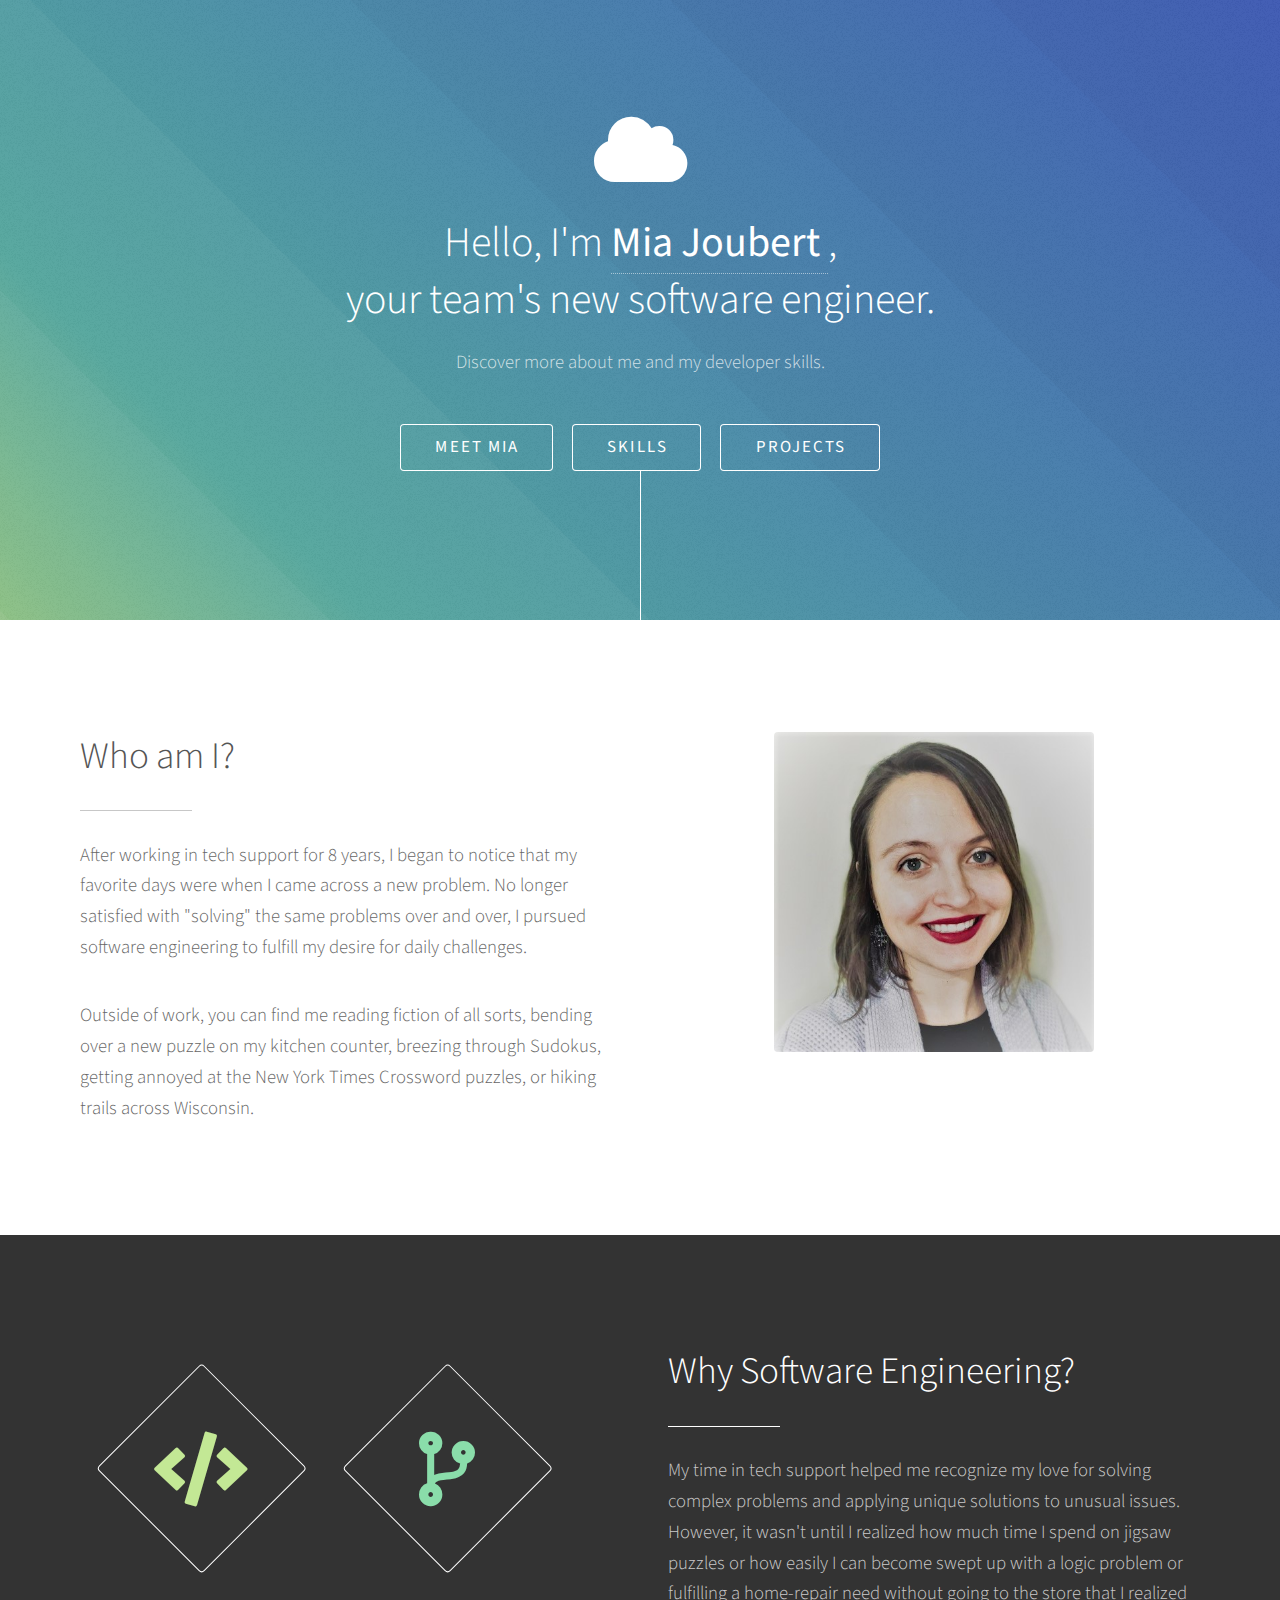
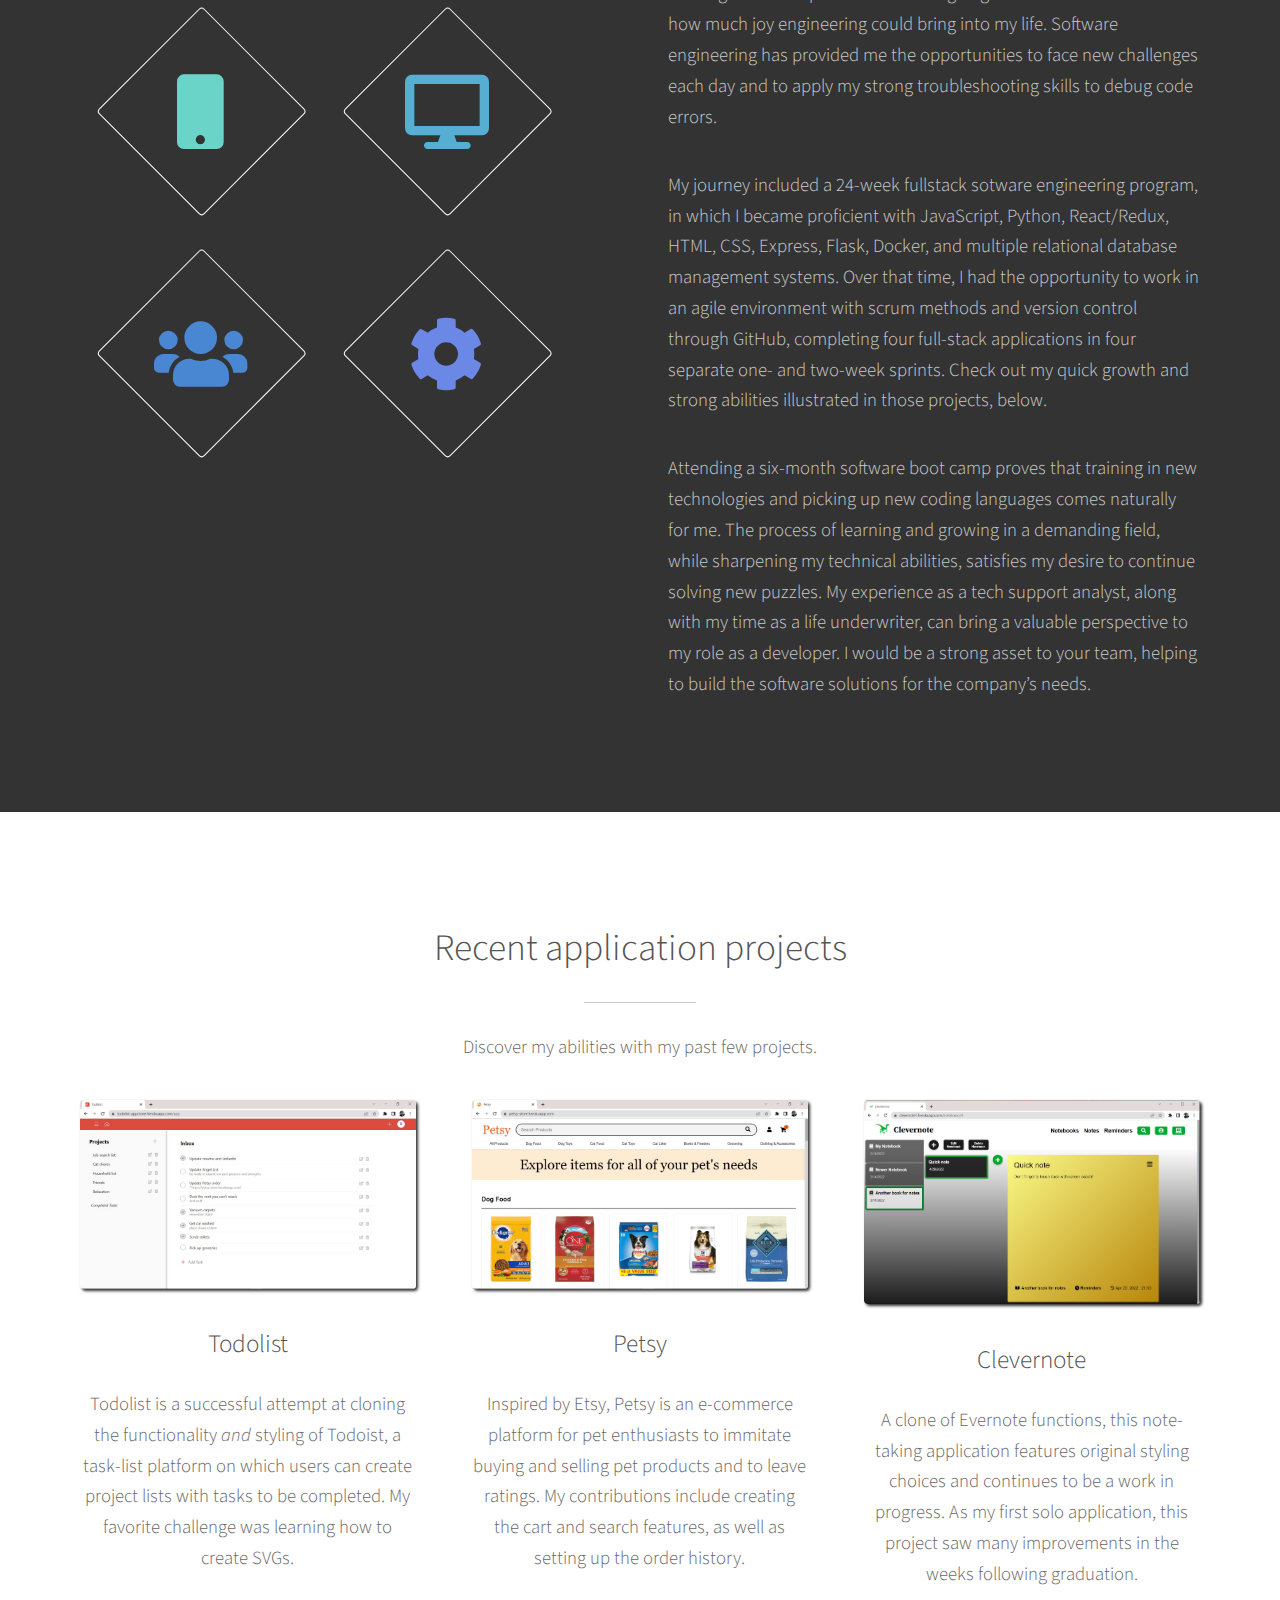
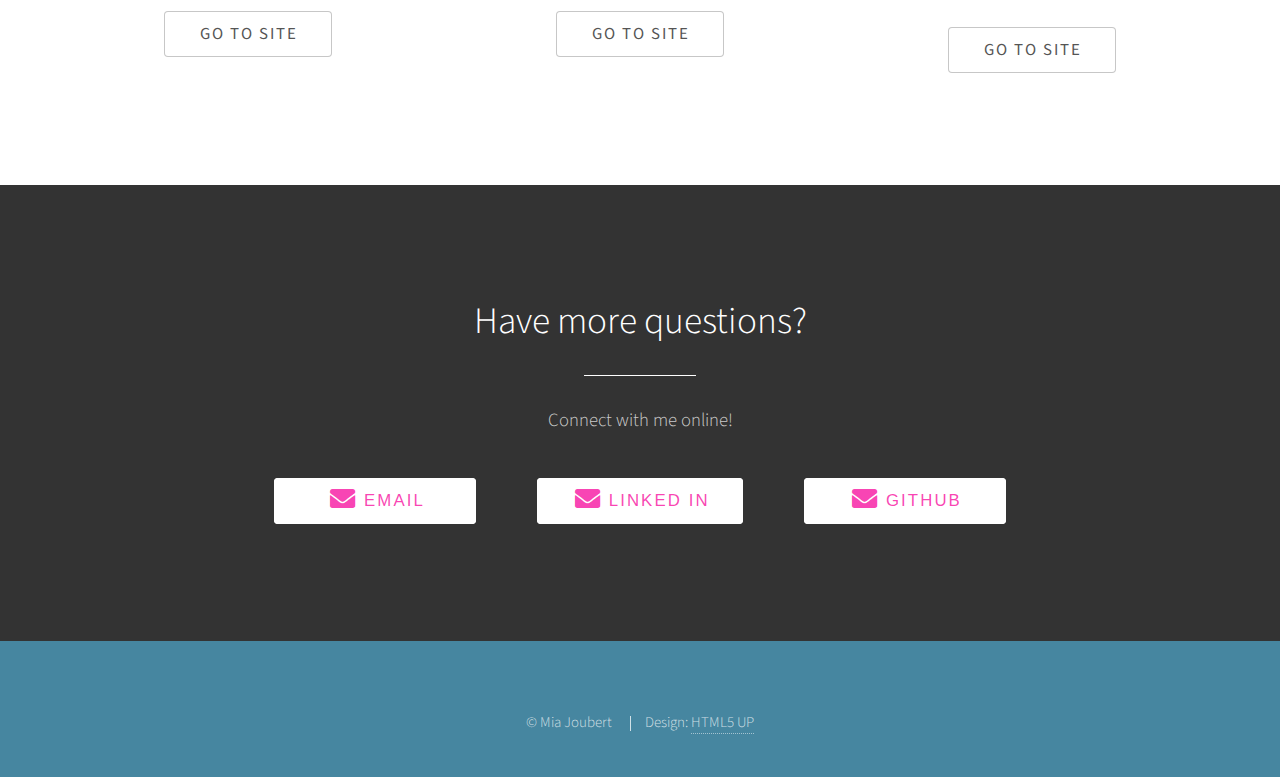
<file: index.html>
<!DOCTYPE HTML>
<html>

<head>
	<title>MJ Portfolio</title>
	<meta charset="utf-8" />
	<meta name="viewport" content="width=device-width, initial-scale=1, user-scalable=no" />
	<link rel="stylesheet" href="assets/css/main.css" />
	<noscript>
		<link rel="stylesheet" href="assets/css/noscript.css" />
	</noscript>
</head>

<body class="is-preload">

	<!-- Header -->
	<section id="header">
		<div class="inner">
			<span class="icon solid major fa-cloud"></span>
			<h1>Hello, I'm
				<a href="https://www.linkedin.com/in/miajoubert" target="_blank" rel="noopener noreferrer">
					<strong>Mia Joubert</strong>
				</a>,<br />
				your team's new software engineer.
				<!-- <a href="https://www.linkedin.com/in/miajoubert" target="_blank" rel="noopener noreferrer">
          LinkedIn
        </a> -->
			</h1>
			<p>Discover more about me and my developer skills.</p>
			<ul class="actions special">
				<li><a href="#one" class="button scrolly">Meet Mia</a></li>
				<li><a href="#two" class="button scrolly">Skills</a></li>
				<li><a href="#three" class="button scrolly">Projects</a></li>
			</ul>
		</div>
	</section>

	<!-- One -->
	<section id="one" class="main style1">
		<div class="container">
			<div class="row gtr-150">
				<div class="col-6 col-12-medium">
					<header class="major">
						<h2>Who am I?</h2>
					</header>
					<p>After working in tech support for 8 years, I began to notice that my favorite days were
						when I came across a new problem. No longer satisfied with "solving" the same problems
						over and over, I pursued software engineering to fulfill my desire for daily challenges.
					</p>
					<p>Outside of work, you can find me reading fiction of all sorts, bending over a new puzzle
						on my kitchen counter, breezing through Sudokus, getting annoyed at the New York Times
						Crossword puzzles, or hiking trails across Wisconsin.
					</p>
				</div>
				<div class="col-6 col-12-medium imp-medium">
					<span class="image profpic-span">
						<img src="images/miaj2.jpg" class="profpic" alt="Mia Joubert's profile photo, in black and white." />
					</span>
				</div>
			</div>
		</div>
	</section>

	<!-- Two -->
	<section id="two" class="main style2">
		<div class="container">
			<div class="row gtr-150">
				<div class="col-6 col-12-medium">
					<ul class="major-icons">
						<li><span class="icon solid style1 major fa-code"></span></li>
						<li><span class="icon solid style2 major fa-code-branch"></span></li>
						<li><span class="icon solid style3 major fa-mobile"></span></li>
						<li><span class="icon solid style4 major fa-desktop"></span></li>
						<li><span class="icon solid style5 major fa-users"></span></li>
						<li><span class="icon solid style6 major fa-cog"></span></li>
					</ul>
				</div>
				<div class="col-6 col-12-medium">
					<header class="major">
						<h2>Why Software Engineering?</h2>
					</header>
					<p>My time in tech support helped me recognize my love for solving complex problems and
						applying unique solutions to unusual issues. However, it wasn't until I realized how
						much time I spend on jigsaw puzzles or how easily I can become swept up with a logic problem or
						fulfilling a home-repair need without going to the store that I realized how much joy
						engineering could bring into my life. Software engineering has provided me the
						opportunities to face new challenges each day and to apply my strong
						troubleshooting skills to debug code errors.
					</p>
					<p>My journey included a 24-week fullstack sotware engineering program, in which I became
						proficient with JavaScript, Python, React/Redux, HTML, CSS, Express, Flask, Docker, and
						multiple relational database management systems. Over that time, I had the opportunity to
						work in an agile environment with scrum methods and version control through GitHub, completing
						four full-stack applications in four separate one- and two-week sprints. Check out my
						quick growth and strong abilities illustrated in those projects, below.
					</p>
					<p>Attending a six-month software boot camp proves that training in new technologies and picking up
						new coding languages comes naturally for me. The process of learning and growing in a
						demanding field, while sharpening my technical abilities, satisfies my desire to continue
						solving new puzzles. My experience as a tech support analyst, along with my time as a life
						underwriter, can bring a valuable perspective to my role as a developer. I would be a strong
						asset to your team, helping to build the software solutions for the company’s needs.
					</p>
				</div>
			</div>
		</div>
	</section>

	<!-- Three -->
	<section id="three" class="main style1 special">
		<div class="container">
			<header class="major">
				<h2>Recent application projects</h2>
			</header>
			<p>Discover my abilities with my past few projects.</p>
			<div class="row gtr-150">
				<div class="col-4 col-12-medium">
					<a href="https://todolist-appclone.herokuapp.com" target="_blank" rel="noopener noreferrer">
						<span class="image fit screenshot">
							<img src="images/ss_todolist.jpg" alt="" />
						</span>
					</a>
					<h3>Todolist</h3>
					<p>Todolist is a successful attempt at cloning the functionality <i>and</i>
						styling of Todoist, a task-list platform on which users can create
						project lists with tasks to be completed. My favorite challenge was learning how to create SVGs.</p>
					<ul class="actions special">
						<li><a href="https://todolist-appclone.herokuapp.com" target="_blank" rel="noopener noreferrer"
								class="button">Go to Site</a></li>
					</ul>
				</div>
				<div class="col-4 col-12-medium">
					<a href="https://petsy-store.herokuapp.com" target="_blank" rel="noopener noreferrer">
						<span class="image fit screenshot">
							<img src="images/ss_petsy.jpg" alt="" />
						</span>
					</a>
					<h3>Petsy</h3>
					<p>Inspired by Etsy, Petsy is an e-commerce platform for pet enthusiasts
						to immitate buying and selling pet products and to leave ratings. My contributions
						include creating the cart and search features, as well as setting up the order
						history.</p>
					<ul class="actions special">
						<li><a href="https://petsy-store.herokuapp.com" target="_blank" rel="noopener noreferrer" class="button">Go
								to Site</a></li>
					</ul>
				</div>
				<div class="col-4 col-12-medium">
					<a href="https://clevernote1.herokuapp.com" target="_blank" rel="noopener noreferrer">
						<span class="image fit screenshot">
							<img src="images/ss_clevernote.jpg" alt="" />
						</span>
					</a>
					<h3>Clevernote</h3>
					<p>A clone of Evernote functions, this note-taking application features original
						styling choices and continues to be a work in progress. As my first solo application,
						this project saw many improvements in the weeks following graduation.</p>
					<ul class="actions special">
						<li><a href="https://clevernote1.herokuapp.com" target="_blank" rel="noopener noreferrer" class="button">Go
								to Site</a></li>
					</ul>
				</div>
			</div>
		</div>
	</section>

	<!-- Four -->
	<section id="four" class="main style2 special">
		<div class="container">
			<header class="major">
				<h2>Have more questions?</h2>
			</header>
			<p>Connect with me online!</p>
			<!-- <ul class="actions special">
				<li><a href="https://linkedin.com/in/miajoubert" target="_blank" rel="noopener noreferrer"
						class="button wide primary">LinkedIn</a></li>
				<li><a href="https://github.com/miajoubert" target="_blank" rel="noopener noreferrer"
						class="button wide">GitHub</a></li>
			</ul> -->
			<ul class="icons">
				<li>
					<a href="mailto:mia.joubert@gmail.com" target="_blank" rel="noopener noreferrer" class="icon-hover">
						<button class="button wide primary">
							<span class="label icon solid alt fa-envelope icon-hover"></span>
							<span class="label" id="icon-text">Email</span>
						</button>
					</a>
				</li>
				<li>
					<a href="https://linkedin.com/in/miajoubert" target="_blank" rel="noopener noreferrer" class="icon-hover">
						<button class="button wide primary">
							<span class="label icon solid alt fa-envelope icon-hover"></span>
							<span id="icon-text">Linked In</span>
						</button>
					</a>
				</li>
				<li>
					<a href="https://github.com/miajoubert" target="_blank" rel="noopener noreferrer" class="icon-hover">
						<button class="button wide primary">
							<span class="label icon solid alt fa-envelope icon-hover"></span>
							<span class="label" id="icon-text">GitHub</span>
						</button>
					</a>
				</li>
				<!-- <li><a href="#" class="icon brands alt icon-hover fa-instagram" target="_blank" rel="noopener noreferrer"><span
							class="label">Instagram</span></a></li> -->
			</ul>
		</div>
	</section>

	<!-- Footer -->
	<section id="footer">
		<ul class="copyright">
			<li>&copy; Mia Joubert</li>
			<li>Design: <a href="http://html5up.net/photon" target="_blank" rel="noopener noreferrer">HTML5 UP</a></li>
		</ul>
	</section>

	<!-- Scripts -->
	<script src="assets/js/jquery.min.js"></script>
	<script src="assets/js/jquery.scrolly.min.js"></script>
	<script src="assets/js/browser.min.js"></script>
	<script src="assets/js/breakpoints.min.js"></script>
	<script src="assets/js/util.js"></script>
	<script src="assets/js/main.js"></script>

</body>

</html>
</file>
<file: assets/css/noscript.css>
/*
	Photon by HTML5 UP
	html5up.net | @ajlkn
	Free for personal and commercial use under the CCA 3.0 license (html5up.net/license)
*/

/* Header */

	body.is-preload #header .inner {
		-moz-transform: none;
		-webkit-transform: none;
		-ms-transform: none;
		transform: none;
		opacity: 1;
	}

		body.is-preload #header .inner .actions {
			-moz-transform: none;
			-webkit-transform: none;
			-ms-transform: none;
			transform: none;
			opacity: 1;
		}

	body.is-preload #header:after {
		opacity: 0;
	}
</file>
<file: assets/css/main.css>
@import url("fontawesome-all.min.css");
@import url("https://fonts.googleapis.com/css?family=Source+Sans+Pro:300,300italic,400,400italic");

/*
	Photon by HTML5 UP
	html5up.net | @ajlkn
	Free for personal and commercial use under the CCA 3.0 license (html5up.net/license)
*/

html,
body,
div,
span,
applet,
object,
iframe,
h1,
h2,
h3,
h4,
h5,
h6,
p,
blockquote,
pre,
a,
abbr,
acronym,
address,
big,
cite,
code,
del,
dfn,
em,
img,
ins,
kbd,
q,
s,
samp,
small,
strike,
strong,
sub,
sup,
tt,
var,
b,
u,
i,
center,
dl,
dt,
dd,
ol,
ul,
li,
fieldset,
form,
label,
legend,
table,
caption,
tbody,
tfoot,
thead,
tr,
th,
td,
article,
aside,
canvas,
details,
embed,
figure,
figcaption,
footer,
header,
hgroup,
menu,
nav,
output,
ruby,
section,
summary,
time,
mark,
audio,
video {
	margin: 0;
	padding: 0;
	border: 0;
	font-size: 100%;
	font: inherit;
	vertical-align: baseline;
}

article,
aside,
details,
figcaption,
figure,
footer,
header,
hgroup,
menu,
nav,
section {
	display: block;
}

body {
	line-height: 1;
}

ol,
ul {
	list-style: none;
}

blockquote,
q {
	quotes: none;
}

blockquote:before,
blockquote:after,
q:before,
q:after {
	content: '';
	content: none;
}

table {
	border-collapse: collapse;
	border-spacing: 0;
}

body {
	-webkit-text-size-adjust: none;
}

mark {
	background-color: transparent;
	color: inherit;
}

input::-moz-focus-inner {
	border: 0;
	padding: 0;
}

input,
select,
textarea {
	-moz-appearance: none;
	-webkit-appearance: none;
	-ms-appearance: none;
	appearance: none;
}

/* Basic */

html {
	box-sizing: border-box;
}

*,
*:before,
*:after {
	box-sizing: inherit;
}

body {
	background: #fff;
}

body.is-preload *,
body.is-preload *:before,
body.is-preload *:after {
	-moz-animation: none !important;
	-webkit-animation: none !important;
	-ms-animation: none !important;
	animation: none !important;
	-moz-transition: none !important;
	-webkit-transition: none !important;
	-ms-transition: none !important;
	transition: none !important;
}

body,
input,
select,
textarea {
	color: #666;
	font-family: "Source Sans Pro", Helvetica, sans-serif;
	font-size: 16pt;
	font-weight: 300;
	line-height: 1.65em;
}

a {
	-moz-transition: color 0.2s ease-in-out, border-color 0.2s ease-in-out;
	-webkit-transition: color 0.2s ease-in-out, border-color 0.2s ease-in-out;
	-ms-transition: color 0.2s ease-in-out, border-color 0.2s ease-in-out;
	transition: color 0.2s ease-in-out, border-color 0.2s ease-in-out;
	border-bottom: dotted 1px #666;
	color: inherit;
	text-decoration: none;
}

a:hover {
	border-bottom-color: transparent !important;
	color: #6bd4c8;
}

strong,
b {
	color: #555;
	font-weight: 400;
}

em,
i {
	font-style: italic;
}

p {
	margin: 0 0 2em 0;
}

h1,
h2,
h3,
h4,
h5,
h6 {
	color: #555;
	line-height: 1em;
	margin: 0 0 1em 0;
}

h1 a,
h2 a,
h3 a,
h4 a,
h5 a,
h6 a {
	color: inherit;
	text-decoration: none;
}

h1 {
	font-size: 2.25em;
	line-height: 1.35em;
}

h2 {
	font-size: 2em;
	line-height: 1.35em;
}

h3 {
	font-size: 1.35em;
	line-height: 1.5em;
}

h4 {
	font-size: 1.25em;
	line-height: 1.5em;
}

h5 {
	font-size: 0.9em;
	line-height: 1.5em;
}

h6 {
	font-size: 0.7em;
	line-height: 1.5em;
}

sub {
	font-size: 0.8em;
	position: relative;
	top: 0.5em;
}

sup {
	font-size: 0.8em;
	position: relative;
	top: -0.5em;
}

hr {
	border: 0;
	border-bottom: solid 1px rgba(144, 144, 144, 0.5);
	margin: 2em 0;
}

hr.major {
	margin: 3em 0;
}

blockquote {
	border-left: solid 4px rgba(144, 144, 144, 0.5);
	font-style: italic;
	margin: 0 0 2em 0;
	padding: 0.5em 0 0.5em 2em;
}

code {
	background: rgba(144, 144, 144, 0.075);
	border-radius: 4px;
	border: solid 1px rgba(144, 144, 144, 0.5);
	font-family: "Courier New", monospace;
	font-size: 0.9em;
	margin: 0 0.25em;
	padding: 0.25em 0.65em;
}

pre {
	-webkit-overflow-scrolling: touch;
	font-family: "Courier New", monospace;
	font-size: 0.9em;
	margin: 0 0 2em 0;
}

pre code {
	display: block;
	line-height: 1.75em;
	padding: 1em 1.5em;
	overflow-x: auto;
}

.align-left {
	text-align: left;
}

.align-center {
	text-align: center;
}

.align-right {
	text-align: right;
}

/* Container */

.container {
	margin: 0 auto;
	max-width: calc(100% - 4em);
	width: 60em;
}

.container.xsmall {
	width: 15em;
}

.container.small {
	width: 30em;
}

.container.medium {
	width: 45em;
}

.container.large {
	width: 75em;
}

.container.xlarge {
	width: 90em;
}

.container.max {
	width: 100%;
}

@media screen and (max-width: 980px) {

	.container {
		max-width: 100% !important;
		width: 100% !important;
	}

}

@media screen and (max-width: 480px) {

	.container {
		max-width: calc(100% - 3em);
	}

}

/* Row */

.row {
	display: flex;
	flex-wrap: wrap;
	box-sizing: border-box;
	align-items: stretch;
}

.row>* {
	box-sizing: border-box;
}

.row.gtr-uniform>*> :last-child {
	margin-bottom: 0;
}

.row.aln-left {
	justify-content: flex-start;
}

.row.aln-center {
	justify-content: center;
}

.row.aln-right {
	justify-content: flex-end;
}

.row.aln-top {
	align-items: flex-start;
}

.row.aln-middle {
	align-items: center;
}

.row.aln-bottom {
	align-items: flex-end;
}

.row>.imp {
	order: -1;
}

.row>.col-1 {
	width: 8.33333%;
}

.row>.off-1 {
	margin-left: 8.33333%;
}

.row>.col-2 {
	width: 16.66667%;
}

.row>.off-2 {
	margin-left: 16.66667%;
}

.row>.col-3 {
	width: 25%;
}

.row>.off-3 {
	margin-left: 25%;
}

.row>.col-4 {
	width: 33.33333%;
}

.row>.off-4 {
	margin-left: 33.33333%;
}

.row>.col-5 {
	width: 41.66667%;
}

.row>.off-5 {
	margin-left: 41.66667%;
}

.row>.col-6 {
	width: 50%;
}

.row>.off-6 {
	margin-left: 50%;
}

.row>.col-7 {
	width: 58.33333%;
}

.row>.off-7 {
	margin-left: 58.33333%;
}

.row>.col-8 {
	width: 66.66667%;
}

.row>.off-8 {
	margin-left: 66.66667%;
}

.row>.col-9 {
	width: 75%;
}

.row>.off-9 {
	margin-left: 75%;
}

.row>.col-10 {
	width: 83.33333%;
}

.row>.off-10 {
	margin-left: 83.33333%;
}

.row>.col-11 {
	width: 91.66667%;
}

.row>.off-11 {
	margin-left: 91.66667%;
}

.row>.col-12 {
	width: 100%;
}

.row>.off-12 {
	margin-left: 100%;
}

.row.gtr-0 {
	margin-top: 0;
	margin-left: 0em;
}

.row.gtr-0>* {
	padding: 0 0 0 0em;
}

.row.gtr-0.gtr-uniform {
	margin-top: 0em;
}

.row.gtr-0.gtr-uniform>* {
	padding-top: 0em;
}

.row.gtr-25 {
	margin-top: 0;
	margin-left: -0.5em;
}

.row.gtr-25>* {
	padding: 0 0 0 0.5em;
}

.row.gtr-25.gtr-uniform {
	margin-top: -0.5em;
}

.row.gtr-25.gtr-uniform>* {
	padding-top: 0.5em;
}

.row.gtr-50 {
	margin-top: 0;
	margin-left: -1em;
}

.row.gtr-50>* {
	padding: 0 0 0 1em;
}

.row.gtr-50.gtr-uniform {
	margin-top: -1em;
}

.row.gtr-50.gtr-uniform>* {
	padding-top: 1em;
}

.row {
	margin-top: 0;
	margin-left: -2em;
}

.row>* {
	padding: 0 0 0 2em;
}

.row.gtr-uniform {
	margin-top: -2em;
}

.row.gtr-uniform>* {
	padding-top: 2em;
}

.row.gtr-150 {
	margin-top: 0;
	margin-left: -3em;
}

.row.gtr-150>* {
	padding: 0 0 0 3em;
}

.row.gtr-150.gtr-uniform {
	margin-top: -3em;
}

.row.gtr-150.gtr-uniform>* {
	padding-top: 3em;
}

.row.gtr-200 {
	margin-top: 0;
	margin-left: -4em;
}

.row.gtr-200>* {
	padding: 0 0 0 4em;
}

.row.gtr-200.gtr-uniform {
	margin-top: -4em;
}

.row.gtr-200.gtr-uniform>* {
	padding-top: 4em;
}

@media screen and (max-width: 1680px) {

	.row {
		display: flex;
		flex-wrap: wrap;
		box-sizing: border-box;
		align-items: stretch;
	}

	.row>* {
		box-sizing: border-box;
	}

	.row.gtr-uniform>*> :last-child {
		margin-bottom: 0;
	}

	.row.aln-left {
		justify-content: flex-start;
	}

	.row.aln-center {
		justify-content: center;
	}

	.row.aln-right {
		justify-content: flex-end;
	}

	.row.aln-top {
		align-items: flex-start;
	}

	.row.aln-middle {
		align-items: center;
	}

	.row.aln-bottom {
		align-items: flex-end;
	}

	.row>.imp-xlarge {
		order: -1;
	}

	.row>.col-1-xlarge {
		width: 8.33333%;
	}

	.row>.off-1-xlarge {
		margin-left: 8.33333%;
	}

	.row>.col-2-xlarge {
		width: 16.66667%;
	}

	.row>.off-2-xlarge {
		margin-left: 16.66667%;
	}

	.row>.col-3-xlarge {
		width: 25%;
	}

	.row>.off-3-xlarge {
		margin-left: 25%;
	}

	.row>.col-4-xlarge {
		width: 33.33333%;
	}

	.row>.off-4-xlarge {
		margin-left: 33.33333%;
	}

	.row>.col-5-xlarge {
		width: 41.66667%;
	}

	.row>.off-5-xlarge {
		margin-left: 41.66667%;
	}

	.row>.col-6-xlarge {
		width: 50%;
	}

	.row>.off-6-xlarge {
		margin-left: 50%;
	}

	.row>.col-7-xlarge {
		width: 58.33333%;
	}

	.row>.off-7-xlarge {
		margin-left: 58.33333%;
	}

	.row>.col-8-xlarge {
		width: 66.66667%;
	}

	.row>.off-8-xlarge {
		margin-left: 66.66667%;
	}

	.row>.col-9-xlarge {
		width: 75%;
	}

	.row>.off-9-xlarge {
		margin-left: 75%;
	}

	.row>.col-10-xlarge {
		width: 83.33333%;
	}

	.row>.off-10-xlarge {
		margin-left: 83.33333%;
	}

	.row>.col-11-xlarge {
		width: 91.66667%;
	}

	.row>.off-11-xlarge {
		margin-left: 91.66667%;
	}

	.row>.col-12-xlarge {
		width: 100%;
	}

	.row>.off-12-xlarge {
		margin-left: 100%;
	}

	.row.gtr-0 {
		margin-top: 0;
		margin-left: 0em;
	}

	.row.gtr-0>* {
		padding: 0 0 0 0em;
	}

	.row.gtr-0.gtr-uniform {
		margin-top: 0em;
	}

	.row.gtr-0.gtr-uniform>* {
		padding-top: 0em;
	}

	.row.gtr-25 {
		margin-top: 0;
		margin-left: -0.5em;
	}

	.row.gtr-25>* {
		padding: 0 0 0 0.5em;
	}

	.row.gtr-25.gtr-uniform {
		margin-top: -0.5em;
	}

	.row.gtr-25.gtr-uniform>* {
		padding-top: 0.5em;
	}

	.row.gtr-50 {
		margin-top: 0;
		margin-left: -1em;
	}

	.row.gtr-50>* {
		padding: 0 0 0 1em;
	}

	.row.gtr-50.gtr-uniform {
		margin-top: -1em;
	}

	.row.gtr-50.gtr-uniform>* {
		padding-top: 1em;
	}

	.row {
		margin-top: 0;
		margin-left: -2em;
	}

	.row>* {
		padding: 0 0 0 2em;
	}

	.row.gtr-uniform {
		margin-top: -2em;
	}

	.row.gtr-uniform>* {
		padding-top: 2em;
	}

	.row.gtr-150 {
		margin-top: 0;
		margin-left: -3em;
	}

	.row.gtr-150>* {
		padding: 0 0 0 3em;
	}

	.row.gtr-150.gtr-uniform {
		margin-top: -3em;
	}

	.row.gtr-150.gtr-uniform>* {
		padding-top: 3em;
	}

	.row.gtr-200 {
		margin-top: 0;
		margin-left: -4em;
	}

	.row.gtr-200>* {
		padding: 0 0 0 4em;
	}

	.row.gtr-200.gtr-uniform {
		margin-top: -4em;
	}

	.row.gtr-200.gtr-uniform>* {
		padding-top: 4em;
	}

}

@media screen and (max-width: 1140px) {

	.row {
		display: flex;
		flex-wrap: wrap;
		box-sizing: border-box;
		align-items: stretch;
	}

	.row>* {
		box-sizing: border-box;
	}

	.row.gtr-uniform>*> :last-child {
		margin-bottom: 0;
	}

	.row.aln-left {
		justify-content: flex-start;
	}

	.row.aln-center {
		justify-content: center;
	}

	.row.aln-right {
		justify-content: flex-end;
	}

	.row.aln-top {
		align-items: flex-start;
	}

	.row.aln-middle {
		align-items: center;
	}

	.row.aln-bottom {
		align-items: flex-end;
	}

	.row>.imp-large {
		order: -1;
	}

	.row>.col-1-large {
		width: 8.33333%;
	}

	.row>.off-1-large {
		margin-left: 8.33333%;
	}

	.row>.col-2-large {
		width: 16.66667%;
	}

	.row>.off-2-large {
		margin-left: 16.66667%;
	}

	.row>.col-3-large {
		width: 25%;
	}

	.row>.off-3-large {
		margin-left: 25%;
	}

	.row>.col-4-large {
		width: 33.33333%;
	}

	.row>.off-4-large {
		margin-left: 33.33333%;
	}

	.row>.col-5-large {
		width: 41.66667%;
	}

	.row>.off-5-large {
		margin-left: 41.66667%;
	}

	.row>.col-6-large {
		width: 50%;
	}

	.row>.off-6-large {
		margin-left: 50%;
	}

	.row>.col-7-large {
		width: 58.33333%;
	}

	.row>.off-7-large {
		margin-left: 58.33333%;
	}

	.row>.col-8-large {
		width: 66.66667%;
	}

	.row>.off-8-large {
		margin-left: 66.66667%;
	}

	.row>.col-9-large {
		width: 75%;
	}

	.row>.off-9-large {
		margin-left: 75%;
	}

	.row>.col-10-large {
		width: 83.33333%;
	}

	.row>.off-10-large {
		margin-left: 83.33333%;
	}

	.row>.col-11-large {
		width: 91.66667%;
	}

	.row>.off-11-large {
		margin-left: 91.66667%;
	}

	.row>.col-12-large {
		width: 100%;
	}

	.row>.off-12-large {
		margin-left: 100%;
	}

	.row.gtr-0 {
		margin-top: 0;
		margin-left: 0em;
	}

	.row.gtr-0>* {
		padding: 0 0 0 0em;
	}

	.row.gtr-0.gtr-uniform {
		margin-top: 0em;
	}

	.row.gtr-0.gtr-uniform>* {
		padding-top: 0em;
	}

	.row.gtr-25 {
		margin-top: 0;
		margin-left: -0.5em;
	}

	.row.gtr-25>* {
		padding: 0 0 0 0.5em;
	}

	.row.gtr-25.gtr-uniform {
		margin-top: -0.5em;
	}

	.row.gtr-25.gtr-uniform>* {
		padding-top: 0.5em;
	}

	.row.gtr-50 {
		margin-top: 0;
		margin-left: -1em;
	}

	.row.gtr-50>* {
		padding: 0 0 0 1em;
	}

	.row.gtr-50.gtr-uniform {
		margin-top: -1em;
	}

	.row.gtr-50.gtr-uniform>* {
		padding-top: 1em;
	}

	.row {
		margin-top: 0;
		margin-left: -2em;
	}

	.row>* {
		padding: 0 0 0 2em;
	}

	.row.gtr-uniform {
		margin-top: -2em;
	}

	.row.gtr-uniform>* {
		padding-top: 2em;
	}

	.row.gtr-150 {
		margin-top: 0;
		margin-left: -3em;
	}

	.row.gtr-150>* {
		padding: 0 0 0 3em;
	}

	.row.gtr-150.gtr-uniform {
		margin-top: -3em;
	}

	.row.gtr-150.gtr-uniform>* {
		padding-top: 3em;
	}

	.row.gtr-200 {
		margin-top: 0;
		margin-left: -4em;
	}

	.row.gtr-200>* {
		padding: 0 0 0 4em;
	}

	.row.gtr-200.gtr-uniform {
		margin-top: -4em;
	}

	.row.gtr-200.gtr-uniform>* {
		padding-top: 4em;
	}

}

@media screen and (max-width: 980px) {

	.row {
		display: flex;
		flex-wrap: wrap;
		box-sizing: border-box;
		align-items: stretch;
	}

	.row>* {
		box-sizing: border-box;
	}

	.row.gtr-uniform>*> :last-child {
		margin-bottom: 0;
	}

	.row.aln-left {
		justify-content: flex-start;
	}

	.row.aln-center {
		justify-content: center;
	}

	.row.aln-right {
		justify-content: flex-end;
	}

	.row.aln-top {
		align-items: flex-start;
	}

	.row.aln-middle {
		align-items: center;
	}

	.row.aln-bottom {
		align-items: flex-end;
	}

	.row>.imp-medium {
		order: -1;
	}

	.row>.col-1-medium {
		width: 8.33333%;
	}

	.row>.off-1-medium {
		margin-left: 8.33333%;
	}

	.row>.col-2-medium {
		width: 16.66667%;
	}

	.row>.off-2-medium {
		margin-left: 16.66667%;
	}

	.row>.col-3-medium {
		width: 25%;
	}

	.row>.off-3-medium {
		margin-left: 25%;
	}

	.row>.col-4-medium {
		width: 33.33333%;
	}

	.row>.off-4-medium {
		margin-left: 33.33333%;
	}

	.row>.col-5-medium {
		width: 41.66667%;
	}

	.row>.off-5-medium {
		margin-left: 41.66667%;
	}

	.row>.col-6-medium {
		width: 50%;
	}

	.row>.off-6-medium {
		margin-left: 50%;
	}

	.row>.col-7-medium {
		width: 58.33333%;
	}

	.row>.off-7-medium {
		margin-left: 58.33333%;
	}

	.row>.col-8-medium {
		width: 66.66667%;
	}

	.row>.off-8-medium {
		margin-left: 66.66667%;
	}

	.row>.col-9-medium {
		width: 75%;
	}

	.row>.off-9-medium {
		margin-left: 75%;
	}

	.row>.col-10-medium {
		width: 83.33333%;
	}

	.row>.off-10-medium {
		margin-left: 83.33333%;
	}

	.row>.col-11-medium {
		width: 91.66667%;
	}

	.row>.off-11-medium {
		margin-left: 91.66667%;
	}

	.row>.col-12-medium {
		width: 100%;
	}

	.row>.off-12-medium {
		margin-left: 100%;
	}

	.row.gtr-0 {
		margin-top: 0;
		margin-left: 0em;
	}

	.row.gtr-0>* {
		padding: 0 0 0 0em;
	}

	.row.gtr-0.gtr-uniform {
		margin-top: 0em;
	}

	.row.gtr-0.gtr-uniform>* {
		padding-top: 0em;
	}

	.row.gtr-25 {
		margin-top: 0;
		margin-left: -0.5em;
	}

	.row.gtr-25>* {
		padding: 0 0 0 0.5em;
	}

	.row.gtr-25.gtr-uniform {
		margin-top: -0.5em;
	}

	.row.gtr-25.gtr-uniform>* {
		padding-top: 0.5em;
	}

	.row.gtr-50 {
		margin-top: 0;
		margin-left: -1em;
	}

	.row.gtr-50>* {
		padding: 0 0 0 1em;
	}

	.row.gtr-50.gtr-uniform {
		margin-top: -1em;
	}

	.row.gtr-50.gtr-uniform>* {
		padding-top: 1em;
	}

	.row {
		margin-top: 0;
		margin-left: -2em;
	}

	.row>* {
		padding: 0 0 0 2em;
	}

	.row.gtr-uniform {
		margin-top: -2em;
	}

	.row.gtr-uniform>* {
		padding-top: 2em;
	}

	.row.gtr-150 {
		margin-top: 0;
		margin-left: -3em;
	}

	.row.gtr-150>* {
		padding: 0 0 0 3em;
	}

	.row.gtr-150.gtr-uniform {
		margin-top: -3em;
	}

	.row.gtr-150.gtr-uniform>* {
		padding-top: 3em;
	}

	.row.gtr-200 {
		margin-top: 0;
		margin-left: -4em;
	}

	.row.gtr-200>* {
		padding: 0 0 0 4em;
	}

	.row.gtr-200.gtr-uniform {
		margin-top: -4em;
	}

	.row.gtr-200.gtr-uniform>* {
		padding-top: 4em;
	}

}

@media screen and (max-width: 736px) {

	.row {
		display: flex;
		flex-wrap: wrap;
		box-sizing: border-box;
		align-items: stretch;
	}

	.row>* {
		box-sizing: border-box;
	}

	.row.gtr-uniform>*> :last-child {
		margin-bottom: 0;
	}

	.row.aln-left {
		justify-content: flex-start;
	}

	.row.aln-center {
		justify-content: center;
	}

	.row.aln-right {
		justify-content: flex-end;
	}

	.row.aln-top {
		align-items: flex-start;
	}

	.row.aln-middle {
		align-items: center;
	}

	.row.aln-bottom {
		align-items: flex-end;
	}

	.row>.imp-small {
		order: -1;
	}

	.row>.col-1-small {
		width: 8.33333%;
	}

	.row>.off-1-small {
		margin-left: 8.33333%;
	}

	.row>.col-2-small {
		width: 16.66667%;
	}

	.row>.off-2-small {
		margin-left: 16.66667%;
	}

	.row>.col-3-small {
		width: 25%;
	}

	.row>.off-3-small {
		margin-left: 25%;
	}

	.row>.col-4-small {
		width: 33.33333%;
	}

	.row>.off-4-small {
		margin-left: 33.33333%;
	}

	.row>.col-5-small {
		width: 41.66667%;
	}

	.row>.off-5-small {
		margin-left: 41.66667%;
	}

	.row>.col-6-small {
		width: 50%;
	}

	.row>.off-6-small {
		margin-left: 50%;
	}

	.row>.col-7-small {
		width: 58.33333%;
	}

	.row>.off-7-small {
		margin-left: 58.33333%;
	}

	.row>.col-8-small {
		width: 66.66667%;
	}

	.row>.off-8-small {
		margin-left: 66.66667%;
	}

	.row>.col-9-small {
		width: 75%;
	}

	.row>.off-9-small {
		margin-left: 75%;
	}

	.row>.col-10-small {
		width: 83.33333%;
	}

	.row>.off-10-small {
		margin-left: 83.33333%;
	}

	.row>.col-11-small {
		width: 91.66667%;
	}

	.row>.off-11-small {
		margin-left: 91.66667%;
	}

	.row>.col-12-small {
		width: 100%;
	}

	.row>.off-12-small {
		margin-left: 100%;
	}

	.row.gtr-0 {
		margin-top: 0;
		margin-left: 0em;
	}

	.row.gtr-0>* {
		padding: 0 0 0 0em;
	}

	.row.gtr-0.gtr-uniform {
		margin-top: 0em;
	}

	.row.gtr-0.gtr-uniform>* {
		padding-top: 0em;
	}

	.row.gtr-25 {
		margin-top: 0;
		margin-left: -0.5em;
	}

	.row.gtr-25>* {
		padding: 0 0 0 0.5em;
	}

	.row.gtr-25.gtr-uniform {
		margin-top: -0.5em;
	}

	.row.gtr-25.gtr-uniform>* {
		padding-top: 0.5em;
	}

	.row.gtr-50 {
		margin-top: 0;
		margin-left: -1em;
	}

	.row.gtr-50>* {
		padding: 0 0 0 1em;
	}

	.row.gtr-50.gtr-uniform {
		margin-top: -1em;
	}

	.row.gtr-50.gtr-uniform>* {
		padding-top: 1em;
	}

	.row {
		margin-top: 0;
		margin-left: -2em;
	}

	.row>* {
		padding: 0 0 0 2em;
	}

	.row.gtr-uniform {
		margin-top: -2em;
	}

	.row.gtr-uniform>* {
		padding-top: 2em;
	}

	.row.gtr-150 {
		margin-top: 0;
		margin-left: -3em;
	}

	.row.gtr-150>* {
		padding: 0 0 0 3em;
	}

	.row.gtr-150.gtr-uniform {
		margin-top: -3em;
	}

	.row.gtr-150.gtr-uniform>* {
		padding-top: 3em;
	}

	.row.gtr-200 {
		margin-top: 0;
		margin-left: -4em;
	}

	.row.gtr-200>* {
		padding: 0 0 0 4em;
	}

	.row.gtr-200.gtr-uniform {
		margin-top: -4em;
	}

	.row.gtr-200.gtr-uniform>* {
		padding-top: 4em;
	}

}

@media screen and (max-width: 480px) {

	.row {
		display: flex;
		flex-wrap: wrap;
		box-sizing: border-box;
		align-items: stretch;
	}

	.row>* {
		box-sizing: border-box;
	}

	.row.gtr-uniform>*> :last-child {
		margin-bottom: 0;
	}

	.row.aln-left {
		justify-content: flex-start;
	}

	.row.aln-center {
		justify-content: center;
	}

	.row.aln-right {
		justify-content: flex-end;
	}

	.row.aln-top {
		align-items: flex-start;
	}

	.row.aln-middle {
		align-items: center;
	}

	.row.aln-bottom {
		align-items: flex-end;
	}

	.row>.imp-xsmall {
		order: -1;
	}

	.row>.col-1-xsmall {
		width: 8.33333%;
	}

	.row>.off-1-xsmall {
		margin-left: 8.33333%;
	}

	.row>.col-2-xsmall {
		width: 16.66667%;
	}

	.row>.off-2-xsmall {
		margin-left: 16.66667%;
	}

	.row>.col-3-xsmall {
		width: 25%;
	}

	.row>.off-3-xsmall {
		margin-left: 25%;
	}

	.row>.col-4-xsmall {
		width: 33.33333%;
	}

	.row>.off-4-xsmall {
		margin-left: 33.33333%;
	}

	.row>.col-5-xsmall {
		width: 41.66667%;
	}

	.row>.off-5-xsmall {
		margin-left: 41.66667%;
	}

	.row>.col-6-xsmall {
		width: 50%;
	}

	.row>.off-6-xsmall {
		margin-left: 50%;
	}

	.row>.col-7-xsmall {
		width: 58.33333%;
	}

	.row>.off-7-xsmall {
		margin-left: 58.33333%;
	}

	.row>.col-8-xsmall {
		width: 66.66667%;
	}

	.row>.off-8-xsmall {
		margin-left: 66.66667%;
	}

	.row>.col-9-xsmall {
		width: 75%;
	}

	.row>.off-9-xsmall {
		margin-left: 75%;
	}

	.row>.col-10-xsmall {
		width: 83.33333%;
	}

	.row>.off-10-xsmall {
		margin-left: 83.33333%;
	}

	.row>.col-11-xsmall {
		width: 91.66667%;
	}

	.row>.off-11-xsmall {
		margin-left: 91.66667%;
	}

	.row>.col-12-xsmall {
		width: 100%;
	}

	.row>.off-12-xsmall {
		margin-left: 100%;
	}

	.row.gtr-0 {
		margin-top: 0;
		margin-left: 0em;
	}

	.row.gtr-0>* {
		padding: 0 0 0 0em;
	}

	.row.gtr-0.gtr-uniform {
		margin-top: 0em;
	}

	.row.gtr-0.gtr-uniform>* {
		padding-top: 0em;
	}

	.row.gtr-25 {
		margin-top: 0;
		margin-left: -0.5em;
	}

	.row.gtr-25>* {
		padding: 0 0 0 0.5em;
	}

	.row.gtr-25.gtr-uniform {
		margin-top: -0.5em;
	}

	.row.gtr-25.gtr-uniform>* {
		padding-top: 0.5em;
	}

	.row.gtr-50 {
		margin-top: 0;
		margin-left: -1em;
	}

	.row.gtr-50>* {
		padding: 0 0 0 1em;
	}

	.row.gtr-50.gtr-uniform {
		margin-top: -1em;
	}

	.row.gtr-50.gtr-uniform>* {
		padding-top: 1em;
	}

	.row {
		margin-top: 0;
		margin-left: -2em;
	}

	.row>* {
		padding: 0 0 0 2em;
	}

	.row.gtr-uniform {
		margin-top: -2em;
	}

	.row.gtr-uniform>* {
		padding-top: 2em;
	}

	.row.gtr-150 {
		margin-top: 0;
		margin-left: -3em;
	}

	.row.gtr-150>* {
		padding: 0 0 0 3em;
	}

	.row.gtr-150.gtr-uniform {
		margin-top: -3em;
	}

	.row.gtr-150.gtr-uniform>* {
		padding-top: 3em;
	}

	.row.gtr-200 {
		margin-top: 0;
		margin-left: -4em;
	}

	.row.gtr-200>* {
		padding: 0 0 0 4em;
	}

	.row.gtr-200.gtr-uniform {
		margin-top: -4em;
	}

	.row.gtr-200.gtr-uniform>* {
		padding-top: 4em;
	}

}

@media screen and (max-width: 320px) {

	.row {
		display: flex;
		flex-wrap: wrap;
		box-sizing: border-box;
		align-items: stretch;
	}

	.row>* {
		box-sizing: border-box;
	}

	.row.gtr-uniform>*> :last-child {
		margin-bottom: 0;
	}

	.row.aln-left {
		justify-content: flex-start;
	}

	.row.aln-center {
		justify-content: center;
	}

	.row.aln-right {
		justify-content: flex-end;
	}

	.row.aln-top {
		align-items: flex-start;
	}

	.row.aln-middle {
		align-items: center;
	}

	.row.aln-bottom {
		align-items: flex-end;
	}

	.row>.imp-xxsmall {
		order: -1;
	}

	.row>.col-1-xxsmall {
		width: 8.33333%;
	}

	.row>.off-1-xxsmall {
		margin-left: 8.33333%;
	}

	.row>.col-2-xxsmall {
		width: 16.66667%;
	}

	.row>.off-2-xxsmall {
		margin-left: 16.66667%;
	}

	.row>.col-3-xxsmall {
		width: 25%;
	}

	.row>.off-3-xxsmall {
		margin-left: 25%;
	}

	.row>.col-4-xxsmall {
		width: 33.33333%;
	}

	.row>.off-4-xxsmall {
		margin-left: 33.33333%;
	}

	.row>.col-5-xxsmall {
		width: 41.66667%;
	}

	.row>.off-5-xxsmall {
		margin-left: 41.66667%;
	}

	.row>.col-6-xxsmall {
		width: 50%;
	}

	.row>.off-6-xxsmall {
		margin-left: 50%;
	}

	.row>.col-7-xxsmall {
		width: 58.33333%;
	}

	.row>.off-7-xxsmall {
		margin-left: 58.33333%;
	}

	.row>.col-8-xxsmall {
		width: 66.66667%;
	}

	.row>.off-8-xxsmall {
		margin-left: 66.66667%;
	}

	.row>.col-9-xxsmall {
		width: 75%;
	}

	.row>.off-9-xxsmall {
		margin-left: 75%;
	}

	.row>.col-10-xxsmall {
		width: 83.33333%;
	}

	.row>.off-10-xxsmall {
		margin-left: 83.33333%;
	}

	.row>.col-11-xxsmall {
		width: 91.66667%;
	}

	.row>.off-11-xxsmall {
		margin-left: 91.66667%;
	}

	.row>.col-12-xxsmall {
		width: 100%;
	}

	.row>.off-12-xxsmall {
		margin-left: 100%;
	}

	.row.gtr-0 {
		margin-top: 0;
		margin-left: 0em;
	}

	.row.gtr-0>* {
		padding: 0 0 0 0em;
	}

	.row.gtr-0.gtr-uniform {
		margin-top: 0em;
	}

	.row.gtr-0.gtr-uniform>* {
		padding-top: 0em;
	}

	.row.gtr-25 {
		margin-top: 0;
		margin-left: -0.5em;
	}

	.row.gtr-25>* {
		padding: 0 0 0 0.5em;
	}

	.row.gtr-25.gtr-uniform {
		margin-top: -0.5em;
	}

	.row.gtr-25.gtr-uniform>* {
		padding-top: 0.5em;
	}

	.row.gtr-50 {
		margin-top: 0;
		margin-left: -1em;
	}

	.row.gtr-50>* {
		padding: 0 0 0 1em;
	}

	.row.gtr-50.gtr-uniform {
		margin-top: -1em;
	}

	.row.gtr-50.gtr-uniform>* {
		padding-top: 1em;
	}

	.row {
		margin-top: 0;
		margin-left: -2em;
	}

	.row>* {
		padding: 0 0 0 2em;
	}

	.row.gtr-uniform {
		margin-top: -2em;
	}

	.row.gtr-uniform>* {
		padding-top: 2em;
	}

	.row.gtr-150 {
		margin-top: 0;
		margin-left: -3em;
	}

	.row.gtr-150>* {
		padding: 0 0 0 3em;
	}

	.row.gtr-150.gtr-uniform {
		margin-top: -3em;
	}

	.row.gtr-150.gtr-uniform>* {
		padding-top: 3em;
	}

	.row.gtr-200 {
		margin-top: 0;
		margin-left: -4em;
	}

	.row.gtr-200>* {
		padding: 0 0 0 4em;
	}

	.row.gtr-200.gtr-uniform {
		margin-top: -4em;
	}

	.row.gtr-200.gtr-uniform>* {
		padding-top: 4em;
	}

}

/* Section/Article */

section.special,
article.special {
	text-align: center;
}

header p {
	color: #999;
	margin: 0 0 1.5em 0;
	position: relative;
}

header h2+p {
	font-size: 1.25em;
	line-height: 1.5em;
	margin-top: -1em;
}

header h3+p {
	font-size: 1.1em;
	line-height: 1.5em;
	margin-top: -0.8em;
}

header h4+p,
header h5+p,
header h6+p {
	font-size: 0.9em;
	line-height: 1.5em;
	margin-top: -0.6em;
}

header.major {
	margin: 0 0 1em 0;
}

header.major:after {
	background: rgba(144, 144, 144, 0.5);
	content: '';
	display: inline-block;
	height: 1px;
	margin-top: 1.5em;
	width: 6em;
}

header.major h2,
header.major h3,
header.major h4,
header.major h5,
header.major h6 {
	margin: 0;
}

header.major p {
	margin: 0.7em 0 0 0;
}

header.special {
	text-align: center;
}

/* Form */

form {
	margin: 0 0 2em 0;
}

label {
	color: #555;
	display: block;
	font-size: 0.9em;
	font-weight: 400;
	margin: 0 0 1em 0;
}

input[type="text"],
input[type="password"],
input[type="email"],
select,
textarea {
	-moz-appearance: none;
	-webkit-appearance: none;
	-ms-appearance: none;
	appearance: none;
	background: rgba(144, 144, 144, 0.075);
	border-radius: 4px;
	border: none;
	border: solid 1px rgba(144, 144, 144, 0.5);
	color: inherit;
	display: block;
	outline: 0;
	padding: 0 1em;
	text-decoration: none;
	width: 100%;
}

input[type="text"]:invalid,
input[type="password"]:invalid,
input[type="email"]:invalid,
select:invalid,
textarea:invalid {
	box-shadow: none;
}

input[type="text"]:focus,
input[type="password"]:focus,
input[type="email"]:focus,
select:focus,
textarea:focus {
	border-color: #6bd4c8;
}

select {
	background-image: url("data:image/svg+xml;charset=utf8,%3Csvg xmlns='http://www.w3.org/2000/svg' width='40' height='40' preserveAspectRatio='none' viewBox='0 0 40 40'%3E%3Cpath d='M9.4,12.3l10.4,10.4l10.4-10.4c0.2-0.2,0.5-0.4,0.9-0.4c0.3,0,0.6,0.1,0.9,0.4l3.3,3.3c0.2,0.2,0.4,0.5,0.4,0.9 c0,0.4-0.1,0.6-0.4,0.9L20.7,31.9c-0.2,0.2-0.5,0.4-0.9,0.4c-0.3,0-0.6-0.1-0.9-0.4L4.3,17.3c-0.2-0.2-0.4-0.5-0.4-0.9 c0-0.4,0.1-0.6,0.4-0.9l3.3-3.3c0.2-0.2,0.5-0.4,0.9-0.4S9.1,12.1,9.4,12.3z' fill='rgba(144, 144, 144, 0.5)' /%3E%3C/svg%3E");
	background-size: 1.25rem;
	background-repeat: no-repeat;
	background-position: calc(100% - 1rem) center;
	height: 2.75em;
	padding-right: 2.75em;
	text-overflow: ellipsis;
}

select option {
	color: #555;
	background: #fff;
}

select:focus::-ms-value {
	background-color: transparent;
}

select::-ms-expand {
	display: none;
}

input[type="text"],
input[type="password"],
input[type="email"],
select {
	height: 2.75em;
}

textarea {
	padding: 0.75em 1em;
}

input[type="checkbox"],
input[type="radio"] {
	-moz-appearance: none;
	-webkit-appearance: none;
	-ms-appearance: none;
	appearance: none;
	display: block;
	float: left;
	margin-right: -2em;
	opacity: 0;
	width: 1em;
	z-index: -1;
}

input[type="checkbox"]+label,
input[type="radio"]+label {
	text-decoration: none;
	color: #666;
	cursor: pointer;
	display: inline-block;
	font-size: 1em;
	font-weight: 300;
	padding-left: 2.4em;
	padding-right: 0.75em;
	position: relative;
}

input[type="checkbox"]+label:before,
input[type="radio"]+label:before {
	-moz-osx-font-smoothing: grayscale;
	-webkit-font-smoothing: antialiased;
	display: inline-block;
	font-style: normal;
	font-variant: normal;
	text-rendering: auto;
	line-height: 1;
	text-transform: none !important;
	font-family: 'Font Awesome 5 Free';
	font-weight: 900;
}

input[type="checkbox"]+label:before,
input[type="radio"]+label:before {
	background: rgba(144, 144, 144, 0.075);
	border-radius: 4px;
	border: solid 1px rgba(144, 144, 144, 0.5);
	content: '';
	display: inline-block;
	font-size: 0.8em;
	height: 2.0625em;
	left: 0;
	line-height: 2.0625em;
	position: absolute;
	text-align: center;
	top: 0;
	width: 2.0625em;
}

input[type="checkbox"]:checked+label:before,
input[type="radio"]:checked+label:before {
	background: #666666;
	border-color: #666666;
	color: #ffffff;
	content: '\f00c';
}

input[type="checkbox"]:focus+label:before,
input[type="radio"]:focus+label:before {
	border-color: #6bd4c8;
}

input[type="checkbox"]+label:before {
	border-radius: 4px;
}

input[type="radio"]+label:before {
	border-radius: 100%;
}

::-webkit-input-placeholder {
	color: #999 !important;
	opacity: 1.0;
}

:-moz-placeholder {
	color: #999 !important;
	opacity: 1.0;
}

::-moz-placeholder {
	color: #999 !important;
	opacity: 1.0;
}

:-ms-input-placeholder {
	color: #999 !important;
	opacity: 1.0;
}

/* Box */

.box {
	border-radius: 4px;
	border: solid 1px rgba(144, 144, 144, 0.5);
	margin-bottom: 2em;
	padding: 1.5em;
}

.box> :last-child,
.box> :last-child> :last-child,
.box> :last-child> :last-child> :last-child {
	margin-bottom: 0;
}

.box.alt {
	border: 0;
	border-radius: 0;
	padding: 0;
}

/* Icon */

.icon {
	text-decoration: none;
	border-bottom: none;
	position: relative;
}

.icon:before {
	-moz-osx-font-smoothing: grayscale;
	-webkit-font-smoothing: antialiased;
	display: inline-block;
	font-style: normal;
	font-variant: normal;
	text-rendering: auto;
	line-height: 1;
	text-transform: none !important;
	font-family: 'Font Awesome 5 Free';
	font-weight: 400;
}

/* .icon>.label {
	display: none;
} */

.icon:before {
	line-height: inherit;
}

.icon.solid:before {
	font-weight: 900 !important;
}

.icon.brands:before {
	font-family: 'Font Awesome 5 Brands';
}

.icon.style1:before {
	color: #c3e895;
}

.icon.style2:before {
	color: #8addaa;
}

.icon.style3:before {
	color: #6bd4c8;
}

.icon.style4:before {
	color: #57aed3;
}

.icon.style5:before {
	color: #4a87d3;
}

.icon.style6:before {
	color: #6b88e6;
}

.icon.major {
	text-decoration: none;
	color: #555;
	cursor: default;
	display: inline-block;
	margin: 0 0 1.5em 0;
}

.icon.major:before {
	-moz-osx-font-smoothing: grayscale;
	-webkit-font-smoothing: antialiased;
	display: inline-block;
	font-style: normal;
	font-variant: normal;
	text-rendering: auto;
	line-height: 1;
	text-transform: none !important;
	font-family: 'Font Awesome 5 Free';
	font-weight: 400;
}

.icon.major:before {
	font-size: 4em;
	line-height: 1em;
}

/* Image */

.image {
	border-radius: 4px;
	border: 0;
	display: inline-block;
	position: relative;
}

.image img {
	border-radius: 4px;
	display: block;
}

.image.left {
	float: left;
	padding: 0 1.5em 1em 0;
	top: 0.25em;
}

.image.right {
	float: right;
	padding: 0 0 1em 1.5em;
	top: 0.25em;
}

.image.left,
.image.right {
	max-width: 40%;
}

/* .image.left img,
.image.right img {
	width: 100%;
} */

.image.fit {
	display: block;
	margin: 0 0 2em 0;
	width: 100%;
}

.image.fit img {
	width: 100%;
}

/* List */

ol {
	list-style: decimal;
	margin: 0 0 2em 0;
	padding-left: 1.25em;
}

ol li {
	padding-left: 0.25em;
}

ul {
	list-style: disc;
	margin: 0 0 2em 0;
	padding-left: 1em;
}

ul li {
	padding-left: 0.5em;
}

ul.alt {
	list-style: none;
	padding-left: 0;
}

ul.alt li {
	border-top: solid 1px rgba(144, 144, 144, 0.5);
	padding: 0.5em 0;
}

ul.alt li:first-child {
	border-top: 0;
	padding-top: 0;
}

dl {
	margin: 0 0 2em 0;
}

/* Actions */

ul.actions {
	display: -moz-flex;
	display: -webkit-flex;
	display: -ms-flex;
	display: flex;
	cursor: default;
	list-style: none;
	margin-left: -1em;
	padding-left: 0;
}

ul.actions li {
	padding: 0 0 0 1em;
	vertical-align: middle;
}

ul.actions.special {
	-moz-justify-content: center;
	-webkit-justify-content: center;
	-ms-justify-content: center;
	justify-content: center;
	width: 100%;
	margin-left: 0;
}

ul.actions.special li:first-child {
	padding-left: 0;
}

ul.actions.stacked {
	-moz-flex-direction: column;
	-webkit-flex-direction: column;
	-ms-flex-direction: column;
	flex-direction: column;
	margin-left: 0;
}

ul.actions.stacked li {
	padding: 1.3em 0 0 0;
}

ul.actions.stacked li:first-child {
	padding-top: 0;
}

ul.actions.fit {
	width: calc(100% + 1em);
}

ul.actions.fit li {
	-moz-flex-grow: 1;
	-webkit-flex-grow: 1;
	-ms-flex-grow: 1;
	flex-grow: 1;
	-moz-flex-shrink: 1;
	-webkit-flex-shrink: 1;
	-ms-flex-shrink: 1;
	flex-shrink: 1;
	width: 100%;
}

ul.actions.fit li>* {
	width: 100%;
}

ul.actions.fit.stacked {
	width: 100%;
}

@media screen and (max-width: 480px) {

	ul.actions:not(.fixed) {
		-moz-flex-direction: column;
		-webkit-flex-direction: column;
		-ms-flex-direction: column;
		flex-direction: column;
		margin-left: 0;
		width: 100% !important;
	}

	ul.actions:not(.fixed) li {
		-moz-flex-grow: 1;
		-webkit-flex-grow: 1;
		-ms-flex-grow: 1;
		flex-grow: 1;
		-moz-flex-shrink: 1;
		-webkit-flex-shrink: 1;
		-ms-flex-shrink: 1;
		flex-shrink: 1;
		padding: 1em 0 0 0;
		text-align: center;
		width: 100%;
	}

	ul.actions:not(.fixed) li>* {
		width: 100%;
	}

	ul.actions:not(.fixed) li:first-child {
		padding-top: 0;
	}

	ul.actions:not(.fixed) li input[type="submit"],
	ul.actions:not(.fixed) li input[type="reset"],
	ul.actions:not(.fixed) li input[type="button"],
	ul.actions:not(.fixed) li button,
	ul.actions:not(.fixed) li .button {
		width: 100%;
	}

	ul.actions:not(.fixed) li input[type="submit"].icon:before,
	ul.actions:not(.fixed) li input[type="reset"].icon:before,
	ul.actions:not(.fixed) li input[type="button"].icon:before,
	ul.actions:not(.fixed) li button.icon:before,
	ul.actions:not(.fixed) li .button.icon:before {
		margin-left: -0.5em;
	}

}

/* Icons */

ul.icons {
	cursor: default;
	list-style: none;
	padding-left: 0;
	text-align: center;
}

ul.icons li {
	display: inline-block;
	padding: 0 1.25em 0 1.25em;
	margin: 5px;
}

/* ul.icons li:last-child {
	padding-right: 0;
} */

ul.icons li .icon:before {
	font-size: 1.5em;
}

/* Major Icons */

ul.major-icons {
	list-style: none;
	padding-left: 0;
}

ul.major-icons li {
	display: inline-block;
	padding: 2.5em;
	text-align: center;
}

ul.major-icons li .icon {
	-moz-transform: rotate(45deg);
	-webkit-transform: rotate(45deg);
	-ms-transform: rotate(45deg);
	transform: rotate(45deg);
	border-radius: 4px;
	border: solid 1px rgba(144, 144, 144, 0.5);
	display: inline-block;
	height: 8em;
	line-height: 8em;
	margin: 0;
	text-align: center;
	width: 8em;
}

ul.major-icons li .icon:before {
	-moz-transform: rotate(-45deg);
	-webkit-transform: rotate(-45deg);
	-ms-transform: rotate(-45deg);
	transform: rotate(-45deg);
	display: inline-block;
	line-height: inherit;
}

/* Table */

.table-wrapper {
	-webkit-overflow-scrolling: touch;
	overflow-x: auto;
}

table {
	margin: 0 0 2em 0;
	width: 100%;
}

table tbody tr {
	border-left: 0;
	border-right: 0;
}

table tbody tr:nth-child(2n + 1) {
	background-color: rgba(144, 144, 144, 0.075);
}

table td {
	padding: 0.75em 0.75em;
}

table th {
	color: #555;
	font-size: 0.9em;
	font-weight: 400;
	padding: 0 0.75em 0.75em 0.75em;
	text-align: left;
}

table thead {
	border-bottom: solid 1px rgba(144, 144, 144, 0.5);
}

table tfoot {
	border-top: solid 1px rgba(144, 144, 144, 0.5);
}

table.alt {
	border-collapse: separate;
}

table.alt tbody tr td {
	border: solid 1px rgba(144, 144, 144, 0.5);
	border-left-width: 0;
	border-top-width: 0;
}

table.alt tbody tr td:first-child {
	border-left-width: 1px;
}

table.alt tbody tr:first-child td {
	border-top-width: 1px;
}

table.alt thead {
	border-bottom: 0;
}

table.alt tfoot {
	border-top: 0;
}

/* Button */

input[type="submit"],
input[type="reset"],
input[type="button"],
button,
.button {
	-moz-appearance: none;
	-webkit-appearance: none;
	-ms-appearance: none;
	appearance: none;
	-moz-transition: background-color 0.2s ease-in-out, color 0.2s ease-in-out;
	-webkit-transition: background-color 0.2s ease-in-out, color 0.2s ease-in-out;
	-ms-transition: background-color 0.2s ease-in-out, color 0.2s ease-in-out;
	transition: background-color 0.2s ease-in-out, color 0.2s ease-in-out;
	background-color: transparent;
	border-radius: 4px;
	border: 0;
	box-shadow: inset 0 0 0 1px rgba(144, 144, 144, 0.5);
	color: #555 !important;
	cursor: pointer;
	display: inline-block;
	font-size: 0.9em;
	font-weight: 400;
	height: 2.75em;
	letter-spacing: 0.125em;
	line-height: 2.75em;
	padding: 0 2em;
	text-align: center;
	text-decoration: none;
	text-indent: 0.125em;
	text-transform: uppercase;
	white-space: nowrap;
}

input[type="submit"]:hover,
input[type="reset"]:hover,
input[type="button"]:hover,
button:hover,
.button:hover {
	background-color: rgba(144, 144, 144, 0.075);
}

input[type="submit"]:active,
input[type="reset"]:active,
input[type="button"]:active,
button:active,
.button:active {
	background-color: rgba(144, 144, 144, 0.2);
}

input[type="submit"].icon:before,
input[type="reset"].icon:before,
input[type="button"].icon:before,
button.icon:before,
.button.icon:before {
	margin-right: 0.5em;
}

input[type="submit"].fit,
input[type="reset"].fit,
input[type="button"].fit,
button.fit,
.button.fit {
	width: 100%;
}

input[type="submit"].small,
input[type="reset"].small,
input[type="button"].small,
button.small,
.button.small {
	font-size: 0.7em;
}

input[type="submit"].large,
input[type="reset"].large,
input[type="button"].large,
button.large,
.button.large {
	font-size: 1.25em;
}

input[type="submit"].wide,
input[type="reset"].wide,
input[type="button"].wide,
button.wide,
.button.wide {
	min-width: 12em;
}

input[type="submit"].primary,
input[type="reset"].primary,
input[type="button"].primary,
button.primary,
.button.primary {
	background-color: #555;
	box-shadow: none !important;
	color: #fff !important;
	display: flex;
	flex-direction: row;
	justify-content: center;
	align-items: center;
}

input[type="submit"].primary:hover,
input[type="reset"].primary:hover,
input[type="button"].primary:hover,
button.primary:hover,
.button.primary:hover {
	background-color: #626262;
}

.button.primary:hover>span,
.button.primary:hover>#icon-text {
	color: #fff;
}

input[type="submit"].primary:active,
input[type="reset"].primary:active,
input[type="button"].primary:active,
button.primary:active,
.button.primary:active {
	background-color: #484848;
}

input[type="submit"].disabled,
input[type="submit"]:disabled,
input[type="reset"].disabled,
input[type="reset"]:disabled,
input[type="button"].disabled,
input[type="button"]:disabled,
button.disabled,
button:disabled,
.button.disabled,
.button:disabled {
	cursor: default;
	opacity: 0.25;
}

/* Main */

.main {
	padding: 6em 0 4em 0;
}

.main.style1 {
	background: #fff;
}

.main.style2 {
	background-color: #333;
	color: rgba(255, 255, 255, 0.75);
	background-attachment: fixed, fixed;
	background-image: url("images/overlay1.png"), url("../../images/header.jpg");
	background-size: auto, cover;
}

.main.style2 a {
	border-bottom-color: rgba(255, 255, 255, 0.5);
}

.main.style2 a:hover {
	color: #ffffff;
}

.main.style2 h1,
.main.style2 h2,
.main.style2 h3,
.main.style2 h4,
.main.style2 h5,
.main.style2 h6,
.main.style2 strong,
.main.style2 b {
	color: #ffffff;
}

.main.style2 header p {
	color: #ffffff;
}

.main.style2 header.major:after {
	background: #ffffff;
}

.main.style2 input[type="submit"],
.main.style2 input[type="reset"],
.main.style2 input[type="button"],
.main.style2 button,
.main.style2 .button {
	box-shadow: inset 0 0 0 1px #ffffff;
	color: #ffffff !important;
}

.main.style2 input[type="submit"]:hover,
.main.style2 input[type="reset"]:hover,
.main.style2 input[type="button"]:hover,
.main.style2 button:hover,
.main.style2 .button:hover {
	background-color: rgba(255, 255, 255, 0.125);
}

.main.style2 input[type="submit"]:active,
.main.style2 input[type="reset"]:active,
.main.style2 input[type="button"]:active,
.main.style2 button:active,
.main.style2 .button:active {
	background-color: rgba(255, 255, 255, 0.25);
}

.main.style2 input[type="submit"].primary,
.main.style2 input[type="reset"].primary,
.main.style2 input[type="button"].primary,
.main.style2 button.primary,
.main.style2 .button.primary {
	background-color: #ffffff;
	box-shadow: inset 0 0 0 1px #ffffff !important;
	color: #333 !important;
}

.main.style2 input[type="submit"].primary:hover,
.main.style2 input[type="reset"].primary:hover,
.main.style2 input[type="button"].primary:hover,
.main.style2 button.primary:hover,
.main.style2 .button.primary:hover {
	background-color: rgba(255, 255, 255, 0.125) !important;
	color: #ffffff !important;
}

.main.style2 input[type="submit"].primary:active,
.main.style2 input[type="reset"].primary:active,
.main.style2 input[type="button"].primary:active,
.main.style2 button.primary:active,
.main.style2 .button.primary:active {
	background-color: rgba(255, 255, 255, 0.25) !important;
}

.main.style2 ul.major-icons li .icon {
	border-color: #ffffff;
}

.main.style2 .icon.major {
	color: #ffffff;
}

/* Header */

#header {
	padding: 9em 0 9em 0;
	background-color: #4686a0;
	color: rgba(255, 255, 255, 0.75);
	background-attachment: fixed, fixed, fixed;
	background-image: url("images/overlay2.png"), url("images/overlay3.svg"), linear-gradient(45deg, #9dc66b 5%, #4fa49a 30%, #4361c2);
	background-position: top left, center center, center center;
	background-size: auto, cover, cover;
	overflow: hidden;
	position: relative;
	text-align: center;
}

#header a {
	border-bottom-color: rgba(255, 255, 255, 0.5);
}

#header a:hover {
	color: #ffffff;
}

#header h1,
#header h2,
#header h3,
#header h4,
#header h5,
#header h6,
#header strong,
#header b {
	color: #ffffff;
}

#header header p {
	color: #ffffff;
}

#header header.major:after {
	background: #ffffff;
}

#header input[type="submit"],
#header input[type="reset"],
#header input[type="button"],
#header button,
#header .button {
	box-shadow: inset 0 0 0 1px #ffffff;
	color: #ffffff !important;
}

#header input[type="submit"]:hover,
#header input[type="reset"]:hover,
#header input[type="button"]:hover,
#header button:hover,
#header .button:hover {
	background-color: rgba(255, 255, 255, 0.125);
}

#header input[type="submit"]:active,
#header input[type="reset"]:active,
#header input[type="button"]:active,
#header button:active,
#header .button:active {
	background-color: rgba(255, 255, 255, 0.25);
}

#header input[type="submit"].primary,
#header input[type="reset"].primary,
#header input[type="button"].primary,
#header button.primary,
#header .button.primary {
	background-color: #ffffff;
	box-shadow: inset 0 0 0 1px #ffffff !important;
	color: #4686a0 !important;
}

#header input[type="submit"].primary:hover,
#header input[type="reset"].primary:hover,
#header input[type="button"].primary:hover,
#header button.primary:hover,
#header .button.primary:hover {
	background-color: rgba(255, 255, 255, 0.125) !important;
	color: #ffffff !important;
}

#header input[type="submit"].primary:active,
#header input[type="reset"].primary:active,
#header input[type="button"].primary:active,
#header button.primary:active,
#header .button.primary:active {
	background-color: rgba(255, 255, 255, 0.25) !important;
}

#header ul.major-icons li .icon {
	border-color: #ffffff;
}

#header .icon.major {
	color: #ffffff;
}

#header h1 {
	margin: 0;
}

#header p {
	margin: 1em 0 0 0;
}

#header .actions {
	-moz-justify-content: center;
	-webkit-justify-content: center;
	-ms-justify-content: center;
	justify-content: center;
	margin-top: 2.5em;
	margin-left: 0;
	position: relative;
}

#header .actions li:first-child {
	padding-left: 0;
}

#header .actions:after {
	background: #ffffff;
	content: '';
	height: 100vh;
	left: 50%;
	position: absolute;
	top: 100%;
	width: 1px;
}

#header .inner {
	-moz-transition: -moz-transform 1.5s ease, opacity 2s ease;
	-webkit-transition: -webkit-transform 1.5s ease, opacity 2s ease;
	-ms-transition: -ms-transform 1.5s ease, opacity 2s ease;
	transition: transform 1.5s ease, opacity 2s ease;
	-moz-transition-delay: 0.25s;
	-webkit-transition-delay: 0.25s;
	-ms-transition-delay: 0.25s;
	transition-delay: 0.25s;
	-moz-transform: scale(1);
	-webkit-transform: scale(1);
	-ms-transform: scale(1);
	transform: scale(1);
	opacity: 1;
	position: relative;
	z-index: 1;
}

#header .inner .actions {
	-moz-transition: -moz-transform 1.25s ease;
	-webkit-transition: -webkit-transform 1.25s ease;
	-ms-transition: -ms-transform 1.25s ease;
	transition: transform 1.25s ease;
	-moz-transition-delay: 1s;
	-webkit-transition-delay: 1s;
	-ms-transition-delay: 1s;
	transition-delay: 1s;
	-moz-transform: translateY(0);
	-webkit-transform: translateY(0);
	-ms-transform: translateY(0);
	transform: translateY(0);
	opacity: 1;
}

#header:after {
	-moz-transition: opacity 1s ease;
	-webkit-transition: opacity 1s ease;
	-ms-transition: opacity 1s ease;
	transition: opacity 1s ease;
	background-image: linear-gradient(45deg, #4fa49a, #4361c2);
	content: '';
	height: 100%;
	left: 0;
	opacity: 0;
	position: absolute;
	top: 0;
	width: 100%;
}

body.is-preload #header .inner {
	-moz-transform: scale(1.05);
	-webkit-transform: scale(1.05);
	-ms-transform: scale(1.05);
	transform: scale(1.05);
	opacity: 0;
}

body.is-preload #header .inner .actions {
	-moz-transform: translateY(30em);
	-webkit-transform: translateY(30em);
	-ms-transform: translateY(30em);
	transform: translateY(30em);
	opacity: 0;
}

body.is-preload #header:after {
	opacity: 1;
}

/* Footer */

#footer {
	padding: 6em 0 6em 0;
	background-color: #4686a0;
	color: rgba(255, 255, 255, 0.75);
	background-attachment: fixed, fixed, fixed;
	background-image: url("images/overlay2.png"), url("images/overlay4.svg"), linear-gradient(45deg, #4361c2, #4fa49a 50%, #9dc66b 95%);
	background-position: top left, center center, center center;
	background-size: auto, cover, cover;
	text-align: center;
}

#footer a {
	border-bottom-color: rgba(255, 255, 255, 0.5);
}

#footer a:hover {
	color: #ffffff;
}

#footer h1,
#footer h2,
#footer h3,
#footer h4,
#footer h5,
#footer h6,
#footer strong,
#footer b {
	color: #ffffff;
}

#footer header p {
	color: #ffffff;
}

#footer header.major:after {
	background: #ffffff;
}

#footer input[type="submit"],
#footer input[type="reset"],
#footer input[type="button"],
#footer button,
#footer .button {
	box-shadow: inset 0 0 0 1px #ffffff;
	color: #ffffff !important;
}

#footer input[type="submit"]:hover,
#footer input[type="reset"]:hover,
#footer input[type="button"]:hover,
#footer button:hover,
#footer .button:hover {
	background-color: rgba(255, 255, 255, 0.125);
}

#footer input[type="submit"]:active,
#footer input[type="reset"]:active,
#footer input[type="button"]:active,
#footer button:active,
#footer .button:active {
	background-color: rgba(255, 255, 255, 0.25);
}

#footer input[type="submit"].primary,
#footer input[type="reset"].primary,
#footer input[type="button"].primary,
#footer button.primary,
#footer .button.primary {
	background-color: #ffffff;
	box-shadow: inset 0 0 0 1px #ffffff !important;
	color: #4686a0 !important;
}

#footer input[type="submit"].primary:hover,
#footer input[type="reset"].primary:hover,
#footer input[type="button"].primary:hover,
#footer button.primary:hover,
#footer .button.primary:hover {
	background-color: rgba(255, 255, 255, 0.125) !important;
	color: #ffffff !important;
}

#footer input[type="submit"].primary:active,
#footer input[type="reset"].primary:active,
#footer input[type="button"].primary:active,
#footer button.primary:active,
#footer .button.primary:active {
	background-color: rgba(255, 255, 255, 0.25) !important;
}

#footer ul.major-icons li .icon {
	border-color: #ffffff;
}

#footer .icon.major {
	color: #ffffff;
}

#footer .icons {
	margin: 0;
}

#footer .copyright {
	font-size: 0.8em;
	list-style: none;
	margin: 2em 0 0 0;
	padding: 0;
}

#footer .copyright li {
	border-left: solid 1px;
	display: inline-block;
	line-height: 1em;
	margin-left: 1em;
	padding: 0 0 0 1em;
}

#footer .copyright li:first-child {
	border-left: 0;
	margin-left: 0;
	padding: 0;
}

/* XLarge */

@media screen and (max-width: 1680px) {

	/* Basic */

	body,
	input,
	select,
	textarea {
		font-size: 14pt;
	}

	/* Header */

	#header {
		padding: 6em 0 6em 0;
	}

	#footer {
		padding: 2em 0 2em 0;
	}

}

/* Large */

@media screen and (max-width: 1140px) {

	/* Basic */

	body,
	input,
	select,
	textarea {
		font-size: 13pt;
	}

	h1 br,
	h2 br,
	h3 br,
	h4 br,
	h5 br,
	h6 br {
		display: none;
	}

	/* List */

	ul.major-icons li {
		padding: 2em;
	}

	ul.major-icons li .icon {
		height: 8em;
		line-height: 8em;
		width: 8em;
	}

	/* Main */

	.main {
		padding: 4em 0 2em 0;
	}

	.main.style2 {
		background-attachment: scroll;
	}

	/* Header */

	#header {
		padding: 5em 0 5em 0;
		background-attachment: scroll;
	}

	#header br {
		display: inline;
	}

	/* Footer */

	#footer {
		padding: 2em 0 2em 0;
		background-attachment: scroll;
	}

}

/* Medium */

@media screen and (max-width: 980px) {

	/* List */

	ul.major-icons li {
		padding: 2em;
	}

	ul.major-icons li .icon {
		height: 7em;
		line-height: 7em;
		width: 7em;
	}

	/* Main */

	.main {
		padding: 5em 3em 3em 3em;
	}

	/* Header */

	#header {
		padding: 8em 3em 8em 3em;
	}

	/* Footer */

	#footer {
		padding: 2em 0 2em 0;
	}

	/* One */

	#one {
		text-align: center;
	}

	/* Two */

	#two {
		text-align: center;
	}

}

/* Small */

@media screen and (max-width: 736px) {

	/* Basic */

	body,
	input,
	select,
	textarea {
		font-size: 12pt;
	}

	h1 {
		font-size: 1.75em;
	}

	h2 {
		font-size: 1.5em;
	}

	h3 {
		font-size: 1.1em;
	}

	h4 {
		font-size: 1em;
	}

	/* List */

	ul.major-icons li {
		padding: 1.5em;
	}

	ul.major-icons li .icon {
		height: 5em;
		line-height: 5em;
		width: 5em;
	}

	ul.major-icons li .icon:before {
		font-size: 42px;
	}

	/* Icon */

	.icon.major {
		margin: 0 0 1em 0;
	}

	/* Button */

	input[type="submit"],
	input[type="reset"],
	input[type="button"],
	button,
	.button {
		height: 3em;
		line-height: 3em;
	}

	/* Main */

	.main {
		padding: 3em 1.5em 1em 1.5em;
	}

	/* Header */

	#header {
		padding: 4em 3em 4em 3em;
	}

	#header .actions {
		margin: 2em 0 0 0;
	}

	/* Footer */

	#footer {
		padding: 3em 1.5em 3em 1.5em;
	}

}

/* XSmall */

@media screen and (max-width: 480px) {

	/* Button */

	input[type="submit"],
	input[type="reset"],
	input[type="button"],
	.button {
		padding: 0;
	}

	/* Main */

	.main {
		padding: 2em 1.5em 0.1em 1.5em;
	}

	/* Header */

	#header {
		padding: 4em 2em 4em 2em;
	}

	#header br {
		display: none;
	}

	/* Footer */

	#footer {
		padding: 2em 1.5em 2em 1.5em;
	}

	#footer .copyright {
		margin: 1.5em 0 0 0;
	}

	#footer .copyright li {
		border: 0;
		display: block;
		margin: 1em 0 0 0;
		padding: 0;
	}

	#footer .copyright li:first-child {
		margin-top: 0;
	}

}

/* XXSmall */

@media screen and (max-width: 320px) {

	/* Basic */

	html,
	body {
		min-width: 320px;
	}

	/* Main */

	.main {
		padding: 2em 1em 0.1em 1em;
	}

	/* Header */

	#header {
		padding: 3em 1em 3em 1em;
	}

	/* Footer */

	#footer {
		padding: 2em 1em 2em 1em;
	}
}

.profpic-span {
	display: flex;
	flex-direction: row;
	justify-content: center;
}

.profpic {
	margin: 0 0 2em 0;
	width: 40vw;
	max-width: 20rem;
}

.icon-hover,
#icon-text {
	color: rgba(247, 18, 160, .8);
}

#icon-text {
	margin-left: 5px;
}

.screenshot {
	box-shadow: 2px 2px 3px #333333;
	background-image: "../../images/pic02.jpg";
}

.screenshot:hover {
	z-index: 1;
	box-shadow: 2px 2px 5px #333333;
	cursor: pointer;
	/* transition: box-shadow .5s; */
}

::-webkit-scrollbar {
	width: 20px;
}

::-webkit-scrollbar-track {
	background: lightgray;
	border-radius: 3px;
}

::-webkit-scrollbar-thumb {
	background: linear-gradient(darkgray 40%, #808080 100%);
	border-radius: 3px;
	box-shadow: 0 0 3px 0 black;
}
</file>
